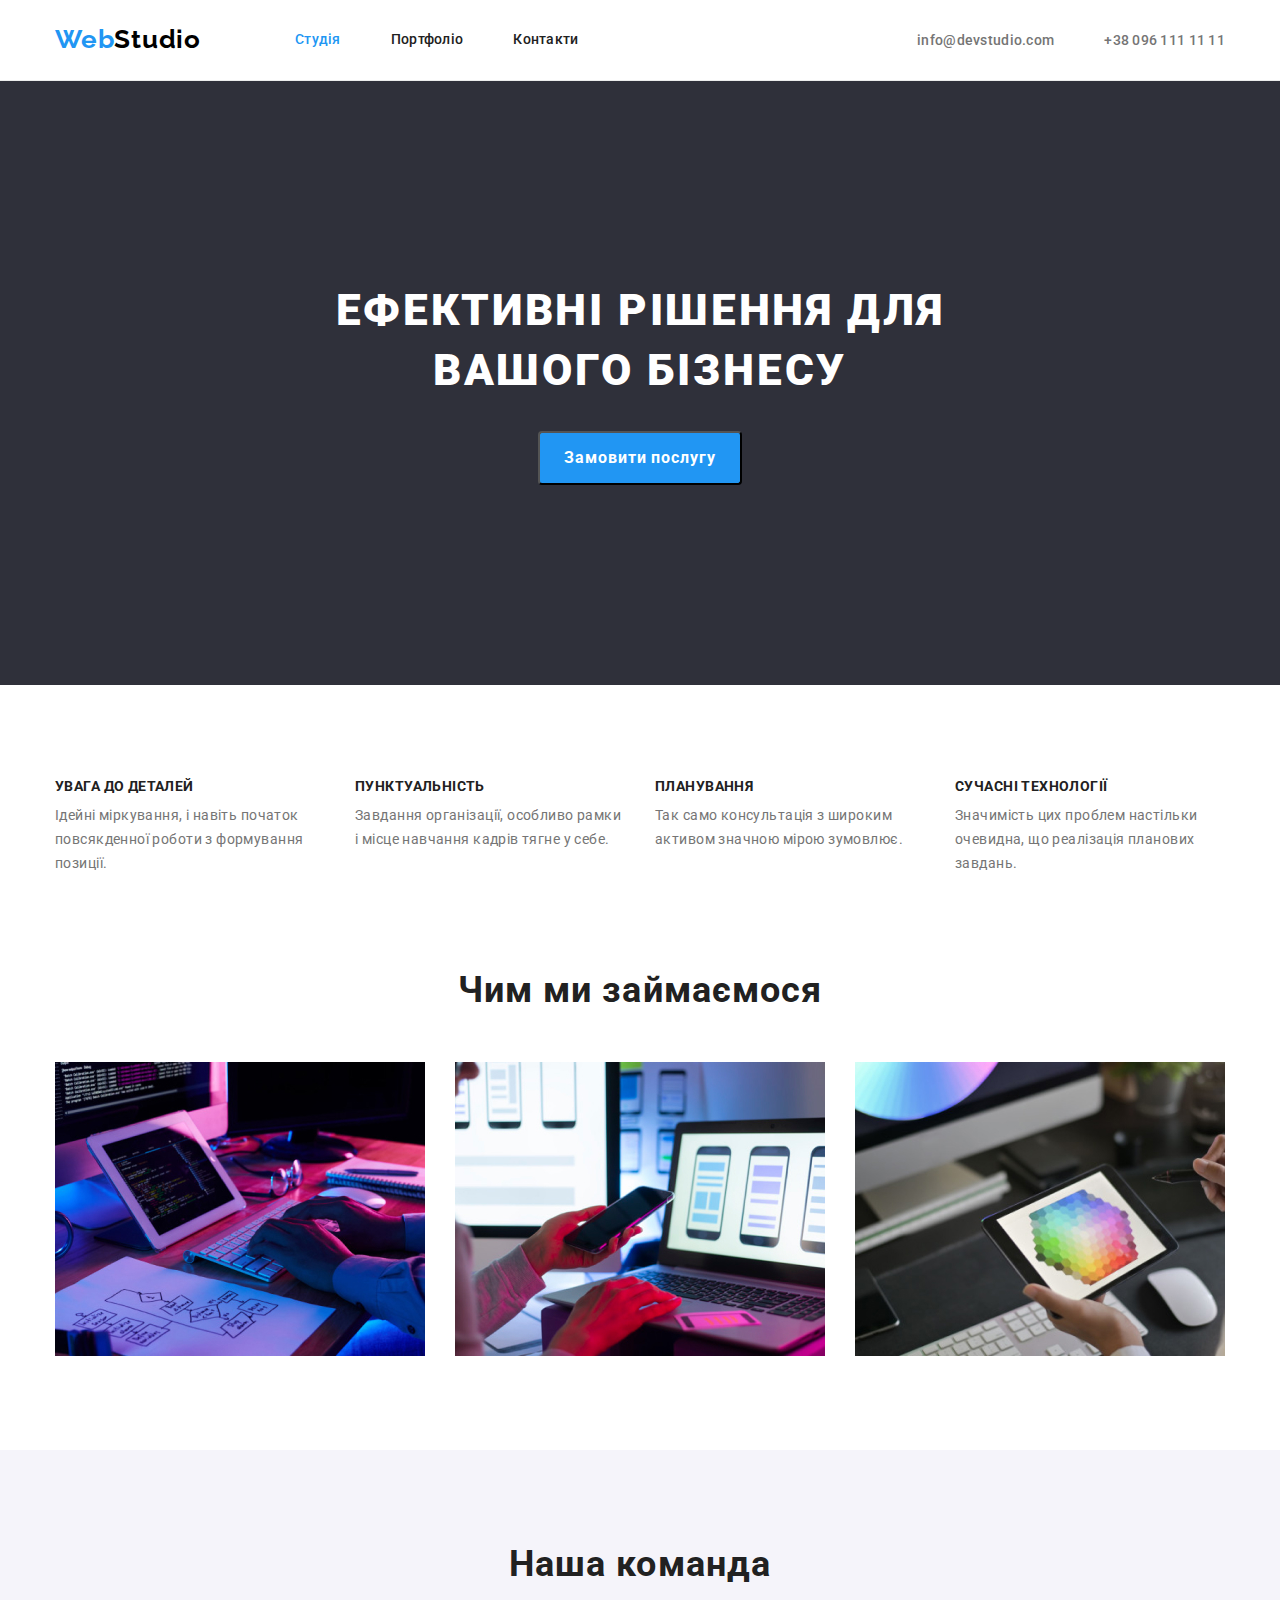
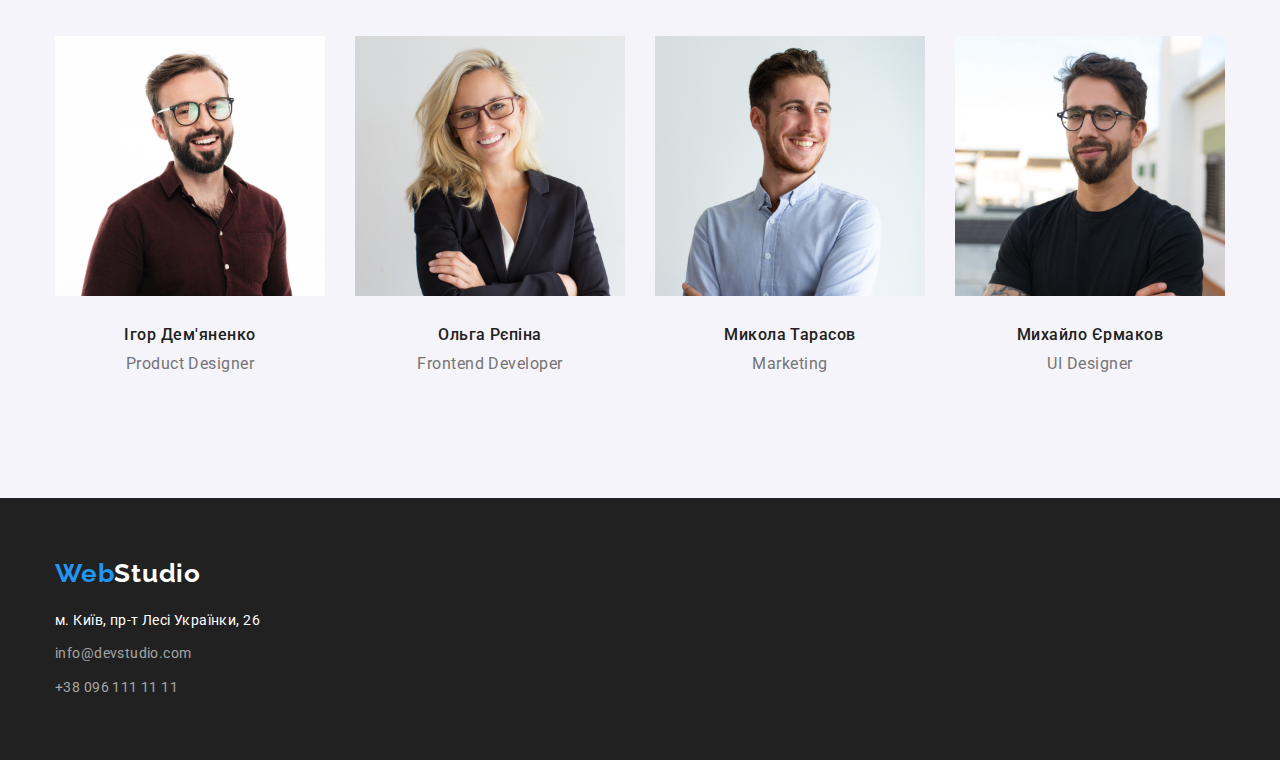
<file: index.html>
<!DOCTYPE html>
<html lang="uk">
  <head>
    <meta charset="UTF-8" />
    <meta http-equiv="X-UA-Compatible" content="IE=edge" />
    <meta name="viewport" content="width=device-width, initial-scale=1.0" />
    <title>Document</title>
    <link
      href="https://fonts.googleapis.com/css2?family=Raleway:wght@700&family=Roboto:wght@400;500;700;900&display=swap"
      rel="stylesheet"
    />
    <link
      rel="stylesheet"
      href="https://cdnjs.cloudflare.com/ajax/libs/modern-normalize/1.1.0/modern-normalize.min.css"
    />
    <link rel="stylesheet" href="./css/styles.css" />
  </head>
  <body>
    <!-- Шапка -->
    <header>
      <div class="container display">
        <nav class="main-nav">
          <a class="logo" href=""> <span class="logo-web">Web</span>Studio</a>
          <ul class="list-nav-heder list-heder">
            <li class="item"><a class="nav current" href="">Студія</a></li>
            <li class="item">
              <a class="nav" href="./portfolio.html">Портфоліо</a>
            </li>
            <li class="item"><a class="nav" href="">Контакти</a></li>
          </ul>
        </nav>
        <ul class="list-header-contacts list-heder">
          <li class="item">
            <a
              class="contacontacts-header-mail"
              href="mailto:info@devstudio.com"
              >info@devstudio.com</a
            >
          </li>
          <li class="item">
            <a class="contacontacts-header-tel" href="tel:+380961111111"
              >+38 096 111 11 11</a
            >
          </li>
        </ul>
      </div>
    </header>

    <!-- Головний заголовок -->
    <main>
      <section class="hero">
        <div class="container">
          <h1>ЕФЕКТИВНІ РІШЕННЯ ДЛЯ ВАШОГО БІЗНЕСУ</h1>
          <button class="button-hero">Замовити послугу</button>
        </div>
      </section>

      <!-- Особливості -->
      <section class="features">
        <div class="container">
          <!-- Невидимий заголовок -->
          <!-- <h2>Особливості</h2> -->
          <ul class="list-aspects">
            <li class="list">
              <h3 class="list-subtitle">УВАГА ДО ДЕТАЛЕЙ</h3>
              <p class="list-text-subtitle">
                Ідейні міркування, і навіть початок повсякденної роботи з
                формування позиції.
              </p>
            </li>
            <li class="list">
              <h3 class="list-subtitle">ПУНКТУАЛЬНІСТЬ</h3>
              <p class="list-text-subtitle">
                Завдання організації, особливо рамки і місце навчання кадрів
                тягне у себе.
              </p>
            </li>
            <li class="list">
              <h3 class="list-subtitle">ПЛАНУВАННЯ</h3>
              <p class="list-text-subtitle">
                Так само консультація з широким активом значною мірою зумовлює.
              </p>
            </li>
            <li class="list">
              <h3 class="list-subtitle">СУЧАСНІ ТЕХНОЛОГІЇ</h3>
              <p class="list-text-subtitle">
                Значимість цих проблем настільки очевидна, що реалізація
                планових завдань.
              </p>
            </li>
          </ul>
        </div>
      </section>
      <!-- Чим ми займаємось -->
      <section class="naked-work">
        <div class="container">
          <h2 class="title-list">Чим ми займаємося</h2>
          <ul class="list-img-work">
            <li class="img">
              <img
                class="photo-work"
                src="./img/box1.jpg"
                alt=""
                width="370"
                height="294"
              />
            </li>
            <li class="img">
              <img
                class="photo-work"
                src="./img/box2.jpg"
                alt=""
                width="370"
                height="294"
              />
            </li>
            <li class="img">
              <img
                class="photo-work"
                src="./img/box3.jpg"
                alt=""
                width="370"
                height="294"
              />
            </li>
          </ul>
        </div>
      </section>
      <!--Наша команда  -->
      <section class="team">
        <div class="container">
          <h2 class="title-list">Наша команда</h2>
          <ul class="list-worker-container">
            <li class="list">
              <img
                class="photo-worker"
                src="./img/img.jpg"
                alt="фотографія робітника"
                width="270"
                height="260"
              />
              <div class="team-container">
                <h3 class="list-worker">Ігор Дем'яненко</h3>
                <p class="List-vacancies">Product Designer</p>
              </div>
            </li>
            <li class="list">
              <img
                class="photo-worker"
                src="./img/img(1).jpg"
                alt="фотографія робітника"
                width="270"
                height="260"
              />
              <div class="team-container">
                <h3 class="list-worker">Ольга Рєпіна</h3>
                <p class="List-vacancies">Frontend Developer</p>
              </div>
            </li>
            <li class="list">
              <img
                class="photo-worker"
                src="./img/img(2).jpg"
                alt="фотографія робітника"
                width="270"
                height="260"
              />
              <div class="team-container">
                <h3 class="list-worker">Микола Тарасов</h3>
                <p class="List-vacancies">Marketing</p>
              </div>
            </li>
            <li class="list">
              <img
                class="photo-worker"
                src="./img/img(3).jpg"
                alt="фотографія робітника"
                width="270"
                height="260"
              />
              <div class="team-container">
                <h3 class="list-worker">Михайло Єрмаков</h3>
                <p class="List-vacancies">UI Designer</p>
              </div>
            </li>
          </ul>
        </div>
      </section>
    </main>
    <!-- Підвал -->

    <footer class="background">
      <div class="container">
        <a class="logo-footer" href=""
          >Web<span class="logo-footer-studio">Studio</span></a
        >
        <address class="address">
          м. Київ, пр-т Лесі Українки, 26
          <ul class="list-heder contacts-list-heder">
            <li class="list-heder">
              <a class="contacontacts-footer" href="mailto:info@devstudio.com"
                >info@devstudio.com</a
              >
            </li>
            <li class="list-adres">
              <a class="contacontacts-footer" href="tel:+380961111111"
                >+38 096 111 11 11</a
              >
            </li>
          </ul>
        </address>
      </div>
    </footer>
  </body>
</html>
</file>
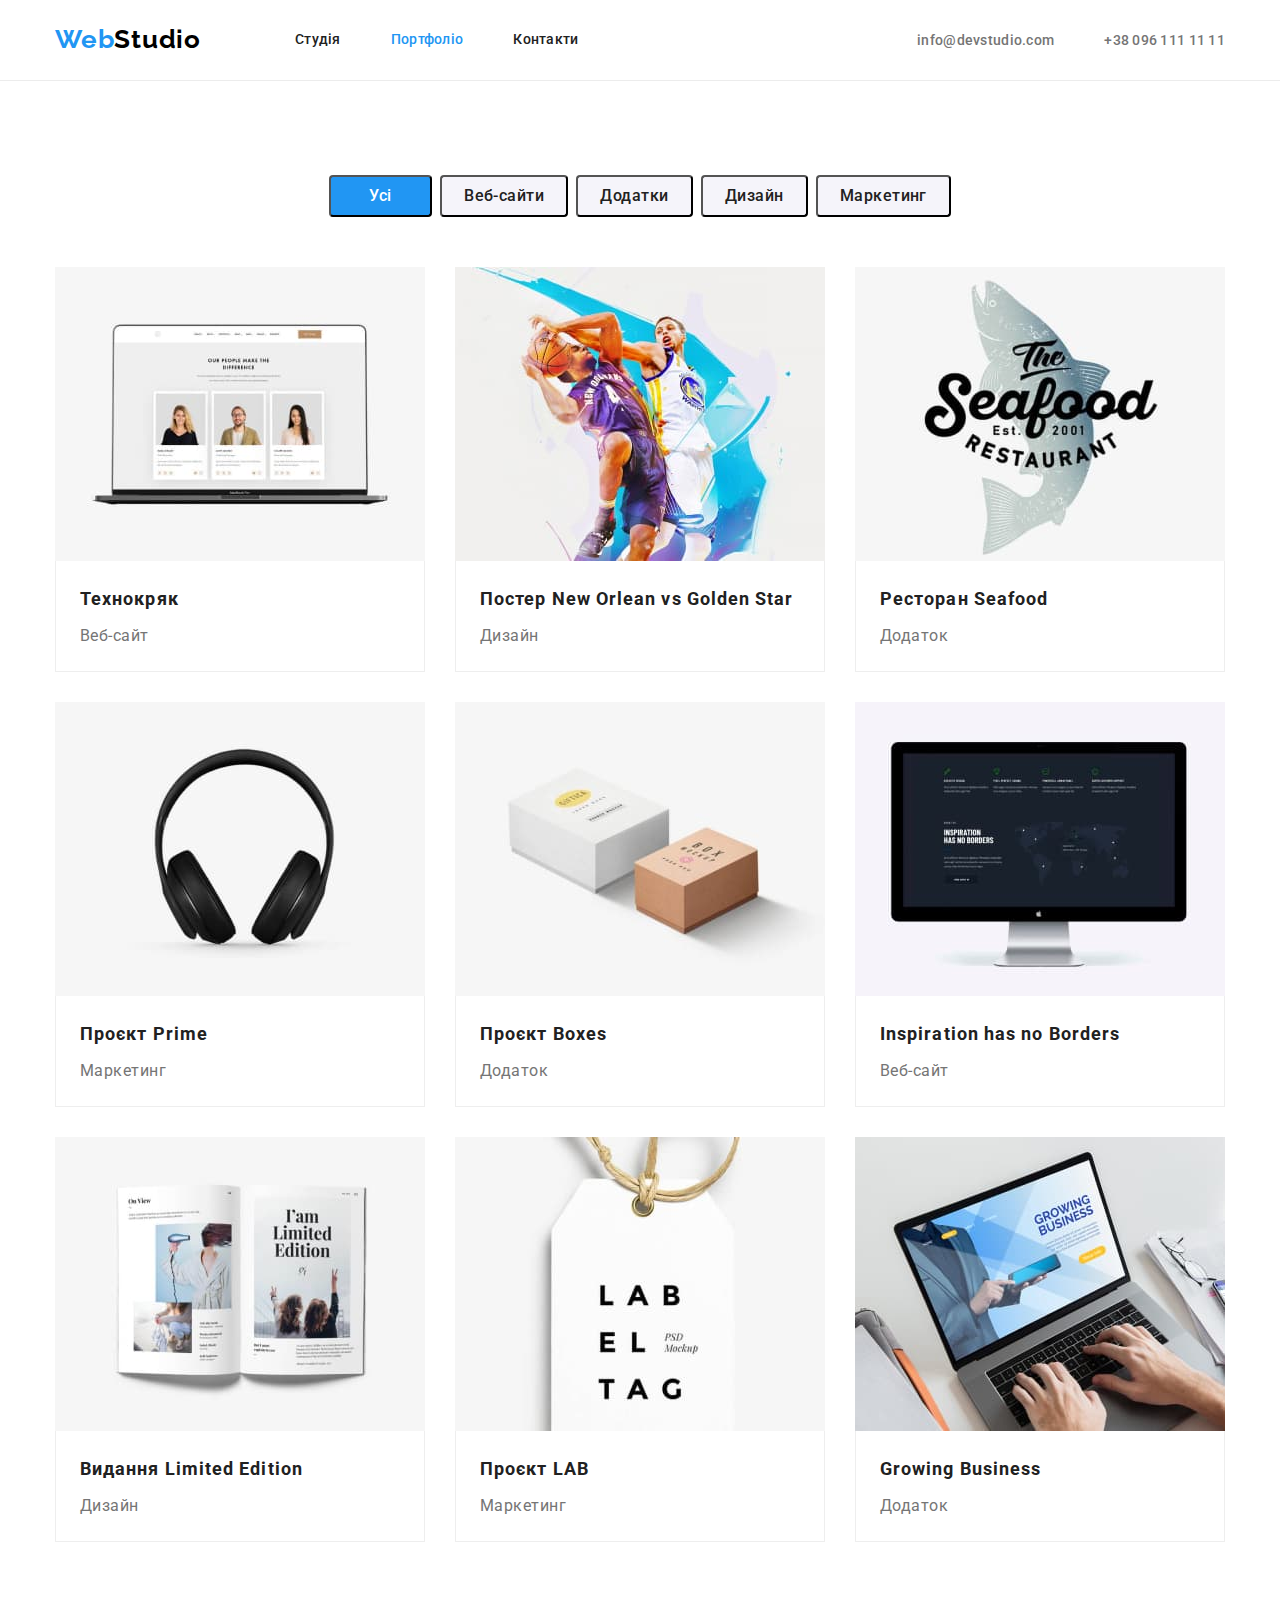
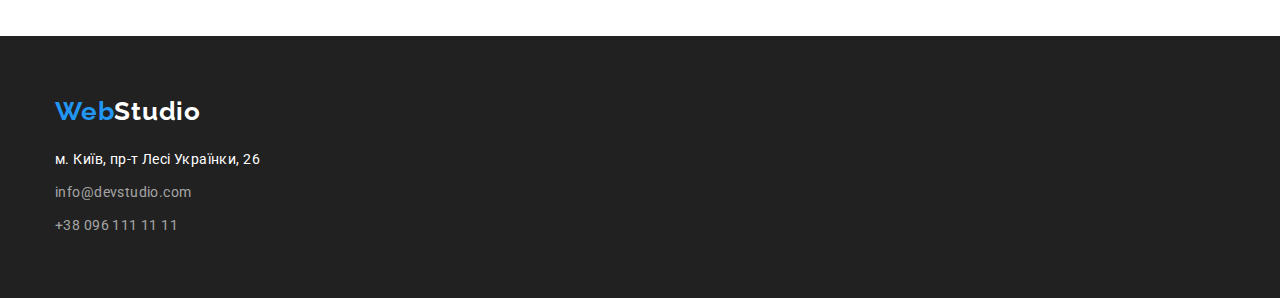
<file: portfolio.html>
<!DOCTYPE html>
<html lang="uk">
  <head>
    <meta charset="UTF-8" />
    <meta http-equiv="X-UA-Compatible" content="IE=edge" />
    <meta name="viewport" content="width=device-width, initial-scale=1.0" />
    <title>Document</title>

    <link
      href="https://fonts.googleapis.com/css2?family=Raleway:wght@700&family=Roboto:wght@400;500;700;900&display=swap"
      rel="stylesheet"
    />
    <link
      rel="stylesheet"
      href="https://cdnjs.cloudflare.com/ajax/libs/modern-normalize/1.1.0/modern-normalize.min.css"
    />
    <link rel="stylesheet" href="./css/styles.css" />
  </head>
  <body>
    <!-- Шапка -->
    <header>
      <div class="container display">
        <nav class="main-nav">
          <a class="logo" href=""> <span class="logo-web">Web</span>Studio</a>
          <ul class="list-nav-heder list-heder">
            <li class="item"><a class="nav" href="./index.html">Студія</a></li>
            <li class="item">
              <a class="nav current" href="./portfolio.html">Портфоліо</a>
            </li>
            <li class="item"><a class="nav" href="">Контакти</a></li>
          </ul>
        </nav>
        <ul class="list-header-contacts list-heder">
          <li class="item">
            <a
              class="contacontacts-header-mail"
              href="mailto:info@devstudio.com"
              >info@devstudio.com</a
            >
          </li>
          <li class="item">
            <a class="contacontacts-header-tel" href="tel:+380961111111"
              >+38 096 111 11 11</a
            >
          </li>
        </ul>
      </div>
    </header>
    <main>
      <section class="portfolio">
        <div class="container">
          <!-- Невидимий заголовок -->
          <!-- <h2>Проекти</h2> -->

          <ul class="list-item-projects-portfolio list-heder">
            <li class="list">
              <button class="list-botton-filtres-all">Усі</button>
            </li>
            <li class="list">
              <button class="list-botton-filtres">Веб-сайти</button>
            </li>
            <li class="list">
              <button class="list-botton-filtres">Додатки</button>
            </li>
            <li class="list">
              <button class="list-botton-filtres">Дизайн</button>
            </li>
            <li class="list">
              <button class="list-botton-filtres">Маркетинг</button>
            </li>
          </ul>

          <ul class="list-projects">
            <li class="list-projects-item">
              <a class="decoration-none" href="">
                <img
                  class="photo-projects"
                  src="./img/technocrack.jpg"
                  alt="Портфоліо"
                  width="370"
                  height="294"
                />
                <div class="baner-projects">
                  <h3 class="list-item-projects">Технокряк</h3>
                  <p class="list-text-projects">Веб-сайт</p>
                </div>
              </a>
            </li>
            <li class="list-projects-item">
              <a class="decoration-none" href="">
                <img
                  class="photo-projects"
                  src="./img/poster.jpg"
                  alt="Постер"
                  width="370"
                  height="294"
                />
                <div class="baner-projects">
                  <h3 class="list-item-projects">
                    Постер New Orlean vs Golden Star
                  </h3>
                  <p class="list-text-projects">Дизайн</p>
                </div>
              </a>
            </li>
            <li class="list-projects-item">
              <a class="decoration-none" href="">
                <img
                  class="photo-projects"
                  src="./img/restaurant.jpg"
                  alt="Вивіска"
                  width="370"
                  height="294"
                />
                <div class="baner-projects">
                  <h3 class="list-item-projects">Ресторан Seafood</h3>
                  <p class="list-text-projects">Додаток</p>
                </div>
              </a>
            </li>
            <li class="list-projects-item">
              <a class="decoration-none" href="">
                <img
                  class="photo-projects"
                  src="./img/headphone.jpg"
                  alt="Навушники"
                  width="370"
                  height="294"
                />
                <div class="baner-projects">
                  <h3 class="list-item-projects">Проєкт Prime</h3>
                  <p class="list-text-projects">Маркетинг</p>
                </div>
              </a>
            </li>
            <li class="list-projects-item">
              <a class="decoration-none" href="">
                <img
                  class="photo-projects"
                  src="./img/boxes.jpg"
                  alt="Коробки"
                  width="370"
                  height="294"
                />
                <div class="baner-projects">
                  <h3 class="list-item-projects">Проєкт Boxes</h3>
                  <p class="list-text-projects">Додаток</p>
                </div>
              </a>
            </li>
            <li class="list-projects-item">
              <a class="decoration-none" href="">
                <img
                  class="photo-projects"
                  src="./img/mak.jpg"
                  alt="Фотографія сайту"
                  width="370"
                  height="294"
                />
                <div class="baner-projects">
                  <h3 class="list-item-projects">Inspiration has no Borders</h3>
                  <p class="list-text-projects">Веб-сайт</p>
                </div>
              </a>
            </li>
            <li class="list-projects-item">
              <a class="decoration-none" href="">
                <img
                  class="photo-projects"
                  src="./img/book.jpg"
                  alt="Книга"
                  width="370"
                  height="294"
                />
                <div class="baner-projects">
                  <h3 class="list-item-projects">Видання Limited Edition</h3>
                  <p class="list-text-projects">Дизайн</p>
                </div>
              </a>
            </li>
            <li class="list-projects-item">
              <a class="decoration-none" href="">
                <img
                  class="photo-projects"
                  src="./img/tag.jpg"
                  alt="Бірка"
                  width="370"
                  height="294"
                />
                <div class="baner-projects">
                  <h3 class="list-item-projects">Проєкт LAB</h3>
                  <p class="list-text-projects">Маркетинг</p>
                </div>
              </a>
            </li>
            <li class="list-projects-item">
              <a class="decoration-none" href="">
                <img
                  class="photo-projects"
                  src="./img/add.jpg"
                  alt="Фотографія додатку"
                  width="370"
                  height="294"
                />
                <div class="baner-projects">
                  <h3 class="list-item-projects">Growing Business</h3>
                  <p class="list-text-projects">Додаток</p>
                </div>
              </a>
            </li>
          </ul>
        </div>
      </section>
    </main>
    <!-- Підвал -->
    <footer class="background">
      <div class="container">
        <a class="logo-footer" href=""
          >Web<span class="logo-footer-studio">Studio</span></a
        >

        <address class="address">
          м. Київ, пр-т Лесі Українки, 26
          <ul class="list-heder">
            <li class="list-adres">
              <a class="contacontacts-footer" href="mailto:info@devstudio.com"
                >info@devstudio.com</a
              >
            </li>
            <li class="list-adres">
              <a class="contacontacts-footer" href="tel:+380961111111"
                >+38 096 111 11 11</a
              >
            </li>
          </ul>
        </address>
      </div>
    </footer>
  </body>
</html>
</file>
<file: css/styles.css>
:root {
  --primarri-text-color: #212121;
  --secondary-text-color: #757575;
  --accent-color: #2196f3;
}

body {
  font-family: "Roboto", sans-serif;
}
ul {
  list-style: none;
}
header {
  border-bottom: 1px solid #ececec;
}

/* Контейнер */
.container {
  margin-left: auto;
  margin-right: auto;
  width: 1200px;
  padding-left: 15px;
  padding-right: 15px;
  /* outline: 2px solid tomato; */
}
/* Логотип */
.logo {
  font-family: "Raleway";
  font-weight: 700;
  font-size: 26px;
  line-height: 1.2;
  letter-spacing: 0.03em;
  color: #000000;
  text-decoration: none;
  margin-right: 94px;
}
.logo-web {
  color: var(--accent-color);
}

.logo-footer {
  font-family: "Raleway";
  font-weight: 700;
  font-size: 26px;
  line-height: 1.19;
  letter-spacing: 0.03em;
  color: var(--accent-color);
  text-decoration: none;
  margin-bottom: 20px;
  display: block;
  padding-left: auto;
}
.logo-footer-studio {
  color: #ffffff;
}
/* Навігація сайту */
.display {
  display: flex;
  align-items: center;
}

.list-heder {
  padding: 0;
  margin: 0;
}

.main-nav {
  display: flex;
  align-items: center;
}

.list-nav-heder {
  display: flex;
}

.list-nav-heder .item + .item {
  margin-left: 50px;
}

.nav {
  font-weight: 500;
  font-size: 14px;
  line-height: 1.14;
  letter-spacing: 0.02em;
  color: var(--primarri-text-color);
  text-decoration: none;
  padding-bottom: 32px;
  padding-top: 32px;
  display: block;
}

.nav.current {
  color: var(--accent-color);
}
.nav:hover,
.nav:focus {
  color: var(--accent-color);
}
/* Контакти шапка */
.list-header-contacts {
  display: flex;
  margin-left: auto;
}

.list-header-contacts .item + .item {
  margin-left: 50px;
}

.contacontacts-header-mail {
  font-weight: 500;
  font-size: 14px;
  line-height: 1.14;
  letter-spacing: 0.02em;
  color: var(--secondary-text-color);
  text-decoration: none;
}

.contacontacts-header-mail:hover,
.contacontacts-header-mail:focus {
  color: var(--accent-color);
}

.contacontacts-header-tel {
  font-weight: 500;
  font-size: 14px;
  line-height: 1.14;
  letter-spacing: 0.02em;
  color: var(--secondary-text-color);
  text-decoration: none;
}
.contacontacts-header-tel:hover,
.contacontacts-header-tel:focus {
  color: var(--accent-color);
}
/* Основний заголовок */
h1 {
  font-weight: 900;
  font-size: 44px;
  line-height: 1.36;
  letter-spacing: 0.06em;
  color: #ffffff;
  margin: 40px;
  padding: 0;
  margin: auto;
  width: 696px;
}

.hero {
  background: #2f303a;
  /* padding: auto; */
  margin: auto;
  text-align: center;
  max-width: 1600px;
  padding-bottom: 200px;
  padding-top: 200px;
}

.button-hero {
  background: var(--accent-color);
  font-weight: 700;
  font-size: 16px;
  line-height: 1.87;
  text-align: center;
  letter-spacing: 0.06em;
  color: #ffffff;
  border-radius: 4px;
  padding: 10px 24px;
  min-width: 200px;
  margin-top: 30px;
}

/* Особливості */
.list-aspects .list + .list {
  margin-left: 30px;
}

.list-aspects {
  display: flex;
  margin-top: 0;
  margin-bottom: 0;
  padding-left: 0;
}
.list-aspects .list {
  width: 270px;
}

.features {
  padding-top: 94px;
  padding-bottom: 94px;
}
.list-subtitle {
  font-weight: 700;
  font-size: 14px;
  line-height: 1.14;
  letter-spacing: 0.03em;
  color: var(--primarri-text-color);
  margin-top: 0;
  margin-bottom: 10px;
}

.list-text-subtitle {
  font-weight: 400;
  font-size: 14px;
  line-height: 1.71;
  letter-spacing: 0.03em;
  color: var(--secondary-text-color);
  margin-top: 0;
  margin-bottom: 0;
}

/* Список зоголовків */
.title-list {
  font-weight: 700;
  font-size: 36px;
  line-height: 1.16;
  text-align: center;
  letter-spacing: 0.03em;
  color: var(--primarri-text-color);
  margin-top: 0;
  margin-bottom: 50px;
}
.naked-work {
  margin-top: 0;
  padding-bottom: 94px;
}
.list-img-work {
  display: flex;
  margin-top: 0;
  margin-bottom: 0;
  padding-left: 0;
}
.list-img-work .img + .img {
  margin-left: 30px;
}
.photo-work {
  display: block;
}
/* Список працівників */

.list-worker-container {
  display: flex;
  flex-wrap: wrap;
  margin: 0;
  padding: 0;
}

.list-worker-container .list + .list {
  margin-left: 30px;
}

.list-worker {
  font-weight: 500;
  font-size: 16px;
  line-height: 1.18;
  letter-spacing: 0.03em;
  color: var(--primarri-text-color);
  margin-top: 0;
  margin-bottom: 10px;
}
.List-vacancies {
  font-weight: 400;
  font-size: 16px;
  line-height: 1.18;
  letter-spacing: 0.03em;
  color: var(--secondary-text-color);
  margin-top: 0;
  margin-bottom: 0;
}
.photo-worker {
  display: block;
}
.team {
  background: #f5f4fa;
  margin-top: 0;
  padding-top: 94px;
  padding-bottom: 94px;
}
.team-container {
  padding-top: 30px;
  padding-bottom: 30px;
  text-align: center;
}

/* Адрес підвал */
.address {
  font-style: normal;
  font-weight: 400;
  font-size: 14px;
  line-height: 24px;
  letter-spacing: 0.03em;
  color: #ffffff;
  margin-top: 0;
  margin-bottom: 0;
}
.list-adres {
  margin-top: 9px;
}

/* Контакти підвал */
.contacontacts-footer {
  font-weight: 400;
  font-size: 14px;
  line-height: 1.71;
  letter-spacing: 0.03em;
  color: rgba(255, 255, 255, 0.6);
  text-decoration: none;
}
.background {
  background: var(--primarri-text-color);
  margin: 0;
  padding-top: 60px;
  padding-bottom: 60px;
}
.contacts-list-heder {
  margin-top: 9px;
}
/* Портфоліо */

.portfolio {
  padding-top: 94px;
  padding-bottom: 94px;
}

/* Кнопки фільтра */

.list-item-projects-portfolio {
  display: flex;
  justify-content: center;
  margin-bottom: 50px;
}
.list-item-projects-portfolio .list + .list {
  margin-left: 8px;
}

.list-botton-filtres-all {
  background: var(--accent-color);
  font-weight: 500;
  font-size: 16px;
  line-height: 1.62;
  letter-spacing: 0.03em;
  color: #ffffff;
  border-radius: 4px;
  padding: 6px 25px;
  min-width: 103px;
}
.list-botton-filtres {
  background: #f5f4fa;
  font-weight: 500;
  font-size: 16px;
  line-height: 1.62;
  letter-spacing: 0.03em;
  color: #212121;

  border-radius: 4px;
  padding: 6px 22px;
  min-width: 103px;
}
.list-botton-filtres:hover,
.list-botton-filtres:focus {
  color: #ffffff;
}
.list-botton-filtres:hover,
.list-botton-filtres:focus {
  background: var(--accent-color);
}

/* Список проектів */
.baner-projects {
  padding-top: 20px;
  padding-bottom: 20px;
  padding-left: 24px;
  padding-right: 24px;
  border-bottom: 1px solid #eeeeee;
  border-left: 1px solid #eeeeee;
  border-right: 1px solid #eeeeee;
}

.list-projects {
  display: flex;
  flex-wrap: wrap;
  /* width: 1230px; */
  margin-top: 0;
  margin-bottom: 0;
  padding-left: 0;
}
.list-projects-item {
  width: 370px;
  margin-right: 30px;
  justify-content: space-between;
  margin-bottom: 30px;
}

.list-projects-item:nth-child(3n) {
  margin-right: 0;
}
.list-projects-item:nth-last-child(-n + 3) {
  margin-bottom: 0;
}

.photo-projects {
  margin-top: 0;
  margin-bottom: 0;
  display: block;
}

.list-item-projects {
  font-weight: 700;
  font-size: 18px;
  line-height: 2;
  letter-spacing: 0.06em;
  color: var(--primarri-text-color);
  margin-top: 0;
  margin-bottom: 4px;
}

.list-text-projects {
  font-weight: 400;
  font-size: 16px;
  line-height: 1.87;
  letter-spacing: 0.03em;
  color: var(--secondary-text-color);
  margin-top: 0;
  padding-bottom: 0;
  margin-bottom: 0;
}

.decoration-none {
  text-decoration: none;
}
</file>
